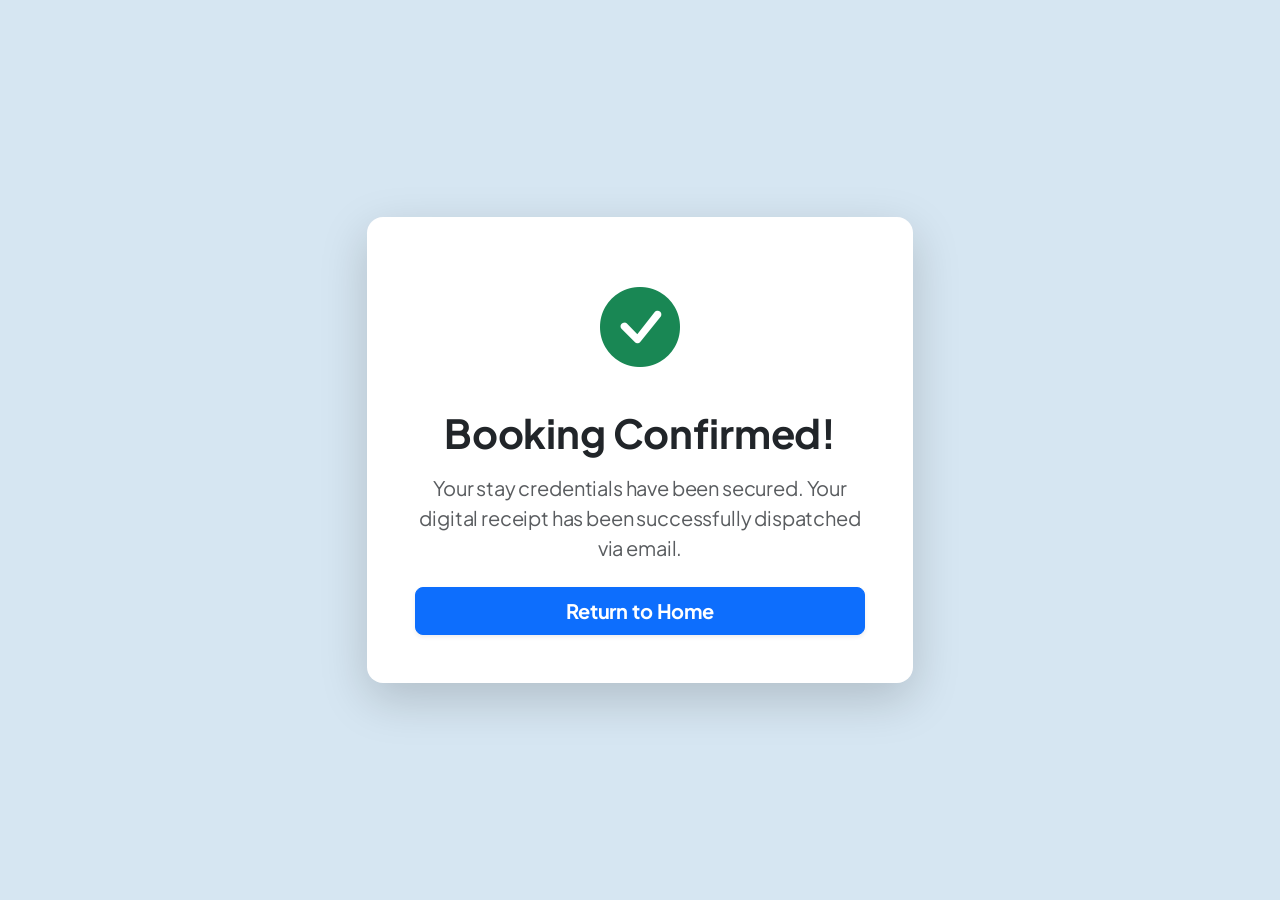
<file: confirmation.html>
<!doctype html>
<html lang="en">
<head>
    <meta charset="utf-8">
    <meta name="viewport" content="width=device-width, initial-scale=1">
    <title>Booking Confirmed - Hotel Hub</title>
    <link href="https://cdn.jsdelivr.net/npm/bootstrap@5.3.3/dist/css/bootstrap.min.css" rel="stylesheet">
    <link href="https://cdn.jsdelivr.net/npm/bootstrap-icons@1.11.3/font/bootstrap-icons.min.css" rel="stylesheet">
    <link rel="stylesheet" href="style.css">
</head>
<body class="custom-bg d-flex align-items-center justify-content-center vh-100">

    <div class="container">
        <div class="row justify-content-center">
            <div class="col-12 col-md-8 col-lg-6 text-center">
                <div class="card p-5 border-0 shadow-lg rounded-4 bg-white">
                    <div class="mb-4">
                        <i class="bi bi-check-circle-fill text-success" style="font-size: 5rem;"></i>
                    </div>
                    <h1 class="fw-bold text-dark mb-3">Booking Confirmed!</h1>
                    <p class="text-muted fs-5 mb-4">Your stay credentials have been secured. Your digital receipt has been successfully dispatched via email.</p>
                    <div class="d-grid gap-2">
                        <a href="index.html" class="btn btn-primary btn-lg fw-bold rounded-3 shadow-sm py-2.5">Return to Home</a>
                    </div>
                </div>
            </div>
        </div>
    </div>

    <script src="https://cdn.jsdelivr.net/npm/bootstrap@5.3.3/dist/js/bootstrap.bundle.min.js"></script>
</body>
</html>
</file>
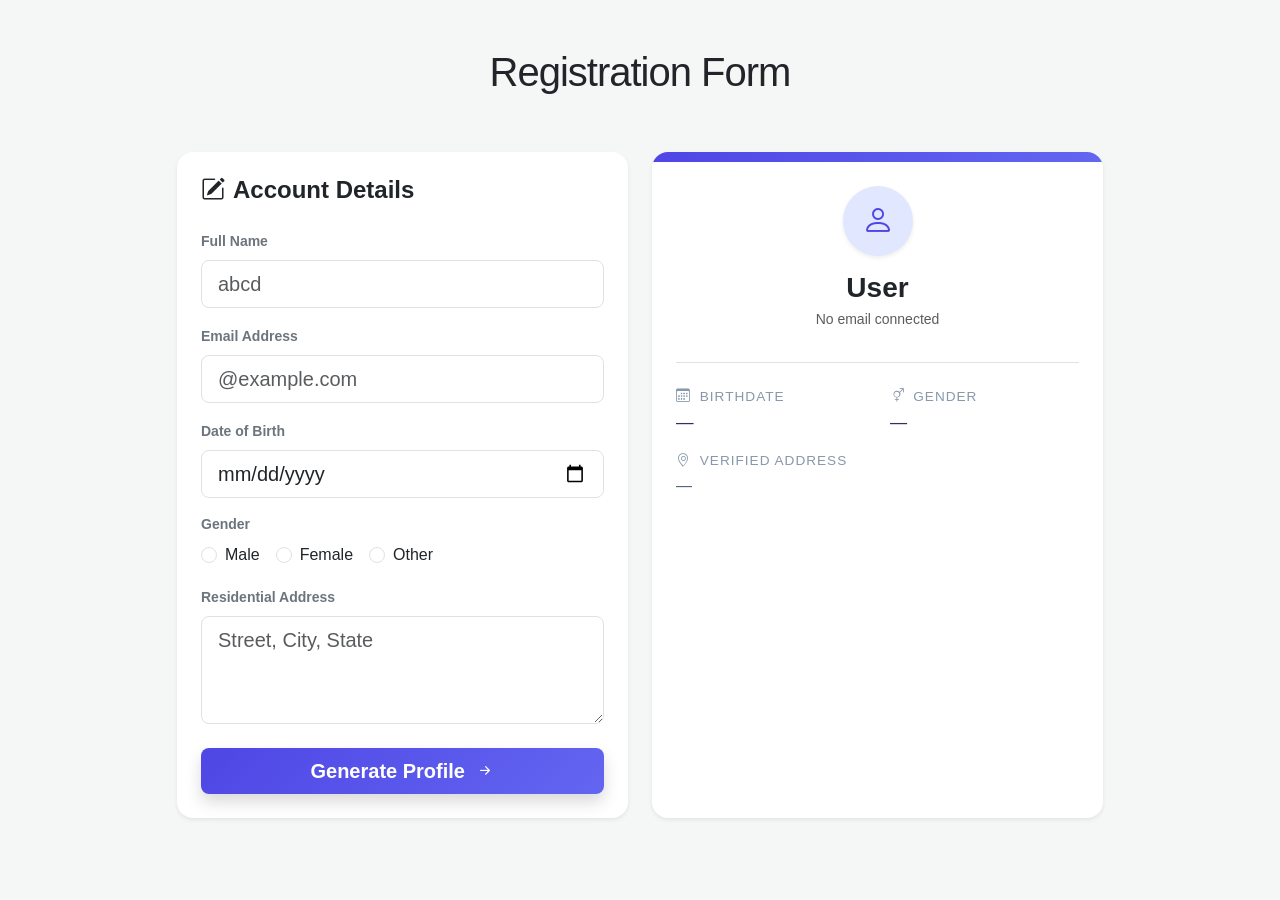
<file: sign.html>
<!DOCTYPE html>
<html lang="en">
<head>
    <meta charset="UTF-8">
    <meta name="viewport" content="width=device-width, initial-scale=1.0">
    <title>User Profile System</title>
    <link rel="stylesheet" href="https://cdn.jsdelivr.net/npm/bootstrap@5.3.3/dist/css/bootstrap.min.css">
    <link rel="stylesheet" href="https://cdn.jsdelivr.net/npm/bootstrap-icons@1.11.3/font/bootstrap-icons.min.css">
    <style>
        body {
            background-color: #f4f7f6;
            font-family: 'Segoe UI', Tahoma, Geneva, Verdana, sans-serif;
        }
        .portal-card {
            border: none;
            border-radius: 16px;
            transition: all 0.3s ease;
        }
        .form-control:focus, .form-check-input:focus {
            border-color: #6366f1;
            box-shadow: 0 0 0 0.25rem rgba(99, 102, 241, 0.25);
        }
        .btn-gradient {
            background: linear-gradient(135deg, #4f46e5 0%, #6366f1 100%);
            color: white;
            border: none;
            transition: opacity 0.2s ease;
        }
        .btn-gradient:hover {
            color: white;
            opacity: 0.9;
        }
        .info-label {
            font-size: 0.85rem;
            text-transform: uppercase;
            letter-spacing: 1px;
            color: #8898aa;
            margin-bottom: 2px;
        }
        .info-value {
            font-size: 1.1rem;
            color: #32325d;
            font-weight: 500;
        }
        .profile-avatar {
            width: 70px;
            height: 70px;
            background-color: #e0e7ff;
            color: #4f46e5;
            display: flex;
            align-items: center;
            justify-content: center;
            border-radius: 50%;
            font-size: 2rem;
            margin-bottom: 15px;
        }
    </style>
</head>
<body>

<div class="container my-5">
    <div class="row mb-5 text-center">
        <div class="col">
            <h1 class="fw-extrabold text-dark" style="letter-spacing: -1px;">Registration Form</h1>
            
        </div>
    </div>

    <div class="row g-4 justify-content-center">
        
        <div class="col-12 col-lg-5">
            <div class="card portal-card shadow-sm p-4 bg-white">
                <h4 class="mb-4 text-dark fw-bold"><i class="bi bi-pencil-square me-2 text-indigo"></i>Account Details</h4>
                
                <div class="mb-3">
                    <label class="form-label small fw-bold text-secondary">Full Name</label>
                    <input type="text" id="uname" class="form-control form-control-lg" placeholder="abcd">
                </div>

                <div class="mb-3">
                    <label class="form-label small fw-bold text-secondary">Email Address</label>
                    <input type="email" id="email" class="form-control form-control-lg" placeholder="@example.com">
                </div>

                <div class="mb-3">
                    <label class="form-label small fw-bold text-secondary">Date of Birth</label>
                    <input type="date" id="dob" class="form-control form-control-lg">
                </div>

                <div class="mb-3">
                    <label class="form-label small fw-bold text-secondary d-block">Gender</label>
                    <div class="d-flex gap-3 mt-2">
                        <div class="form-check">
                            <input type="radio" name="gender" value="Male" id="genderMale" class="form-check-input">
                            <label class="form-check-label" for="genderMale">Male</label>
                        </div>
                        <div class="form-check">
                            <input type="radio" name="gender" value="Female" id="genderFemale" class="form-check-input">
                            <label class="form-check-label" for="genderFemale">Female</label>
                        </div>
                        <div class="form-check">
                            <input type="radio" name="gender" value="Other" id="genderOther" class="form-check-input">
                            <label class="form-check-label" for="genderOther">Other</label>
                        </div>
                    </div>
                </div>

                <div class="mb-4">
                    <label class="form-label small fw-bold text-secondary">Residential Address</label>
                    <textarea id="address" class="form-control form-control-lg" rows="3" placeholder="Street, City, State"></textarea>
                </div>

                <button onclick="updateDisplayProfile()" class="btn btn-gradient btn-lg w-100 fw-bold py-2 shadow">
                    Generate Profile <i class="bi bi-arrow-right-short ms-1"></i>
                </button>
            </div>
        </div>

        <div class="col-12 col-lg-5">
            <div class="card portal-card shadow-sm bg-white overflow-hidden h-100">
                <div style="height: 10px; background: linear-gradient(90deg, #4f46e5 0%, #6366f1 100%);"></div>
                
                <div class="card-body p-4 d-flex flex-column align-items-center text-center">
                    <div class="profile-avatar shadow-sm" id="avatarBox">
                        <i class="bi bi-person"></i>
                    </div>
                    
                    <h3 id="rname" class="fw-bold text-dark mb-1">User</h3>
                    <p id="remail" class="text-muted small mb-4">No email connected</p>
                    
                    <div class="w-100 border-top my-2"></div>

                    <div class="w-100 text-start mt-3">
                        <div class="row mb-3">
                            <div class="col-6">
                                <div class="info-label"><i class="bi bi-calendar3 me-1"></i> Birthdate</div>
                                <div id="rdob" class="info-value text-truncate">—</div>
                            </div>
                            <div class="col-6">
                                <div class="info-label"><i class="bi bi-gender-ambiguous me-1"></i> Gender</div>
                                <div id="rgender" class="info-value text-truncate">—</div>
                            </div>
                        </div>

                        <div class="mb-2">
                            <div class="info-label"><i class="bi bi-geo-alt me-1"></i> Verified Address</div>
                            <div id="raddress" class="info-value text-wrap" style="min-height: 50px; font-size:1rem; color:#525f7f;">
                                —
                            </div>
                        </div>
                    </div>

                </div>
            </div>
        </div>

    </div>
</div>

<script>
function updateDisplayProfile() {
    var name = document.getElementById("uname").value.trim();
    var email = document.getElementById("email").value.trim();
    var dob = document.getElementById("dob").value;
    var address = document.getElementById("address").value.trim();
    var gender = document.querySelector('input[name="gender"]:checked');

    
    document.getElementById("rname").innerText = name ? name : "Guest User";
    document.getElementById("remail").innerText = email ? email : "No email connected";
    document.getElementById("rdob").innerText = dob ? formatDate(dob) : "—";
    document.getElementById("raddress").innerText = address ? address : "—";
    document.getElementById("rgender").innerText = gender ? gender.value : "—";

    var avatar = document.getElementById("avatarBox");
    if (name) {
        avatar.style.backgroundColor = "#d1fae5";
        avatar.style.color = "#059669";
        avatar.innerHTML = `<i class="bi bi-person-check-fill"></i>`;
    } else {
        avatar.style.backgroundColor = "#e0e7ff";
        avatar.style.color = "#4f46e5";
        avatar.innerHTML = `<i class="bi bi-person"></i>`;
    }
}

function formatDate(inputDate) {
    if(!inputDate) return "—";
    const dateObj = new Date(inputDate);
    return dateObj.toLocaleDateString('en-US', { year: 'numeric', month: 'short', day: 'numeric' });
}
</script>

</body>
</html>
</file>
<file: style.css>
@import url('https://fonts.googleapis.com/css2?family=Plus+Jakarta+Sans:wght@300;400;500;600;700;800&display=swap');

body {
    font-family: 'Plus Jakarta Sans', sans-serif;
    letter-spacing: -0.01em;
    color: #2d3748;
}

.custom-bg {
    background-color: #d6e6f2 !important;
}

.hero-banner {
    background: linear-gradient(rgba(0,0,0,0.55), rgba(0,0,0,0.55)), url('https://images.unsplash.com/photo-1571896349842-33c89424de2d?auto=format&fit=crop&w=1200&q=80') center/cover;
    min-height: 320px;
}

.rounded-4 {
    border-radius: 1rem !important;
}

.custom-brand {
    color: #086fb8 !important;
}

.custom-brand:hover {
    color: #086fb8  !important;
}
.nav-action-btn {
    background: #ffffff;
    border: 1px solid #e2e8f0;
    padding: 8px 18px;
    border-radius: 50px;
    font-size: 0.875rem;
    font-weight: 600;
    color: #4a5568;
    transition: all 0.25s cubic-bezier(0.4, 0, 0.2, 1);
    box-shadow: 0 1px 2px rgba(0,0,0,0.02);
}

.nav-action-btn:hover {
    color: #ffffff !important;
    background-color: #086fb8 !important;
    border: 1px solid #086fb8!important;
    transition: all 0.2s ease;
}
.custom-search-btn {
    color: #086fb8 !important;
    background-color: #ffffff !important;
    border: 1px solid #086fb8!important;
    transition: all 0.2s ease;
}
.custom-hero-btn {
    color: #086fb8 !important;
    background-color: #ffffff !important;
    border: 1px solid #086fb8!important;
    transition: all 0.2s ease;
}

.custom-hero-btn:hover {
    color: #ffffff !important;
    background-color: #4f82d9 !important;
}

.custom-search-btn:hover {
    background-color: #4f82d9!important;
    color: #ffffff  !important;
}
.custom-discount-banner {
    background-color: #6983c0 !important; 
}

.card-hover {
    transition: transform 0.3s cubic-bezier(0.4, 0, 0.2, 1), box-shadow 0.3s ease;
}

.card-hover:hover {
    transform: translateY(-6px);
    box-shadow: 0 16px 32px rgba(0, 0, 0, 0.08) !important;
}

.img-zoom {
    transition: transform 0.6s cubic-bezier(0.4, 0, 0.2, 1);
    height: 180px;
    object-fit: cover;
}

.card-hover:hover .img-zoom {
    transform: scale(1.06);
}

.backdrop-blur {
    background: rgba(15, 23, 42, 0.65) !important;
    backdrop-filter: blur(12px);
    -webkit-backdrop-filter: blur(12px);
    border: 1px solid rgba(255, 255, 255, 0.1);
}

.max-w-md {
    max-width: 450px;
}

.start-5 {
    left: 5% !important;
}

.table-hover tbody tr {
    transition: background-color 0.2s ease;
}

.table-hover tbody tr:hover {
    background-color: #f8fafc;
    cursor: pointer;
}

.form-control:focus {
    border-color: #86b7fe;
    box-shadow: 0 0 0 0.25rem rgba(13, 110, 253, 0.15);
}

.facilities-section {
    background-color: #6983c0;
    padding: 60px 20px;
    font-family: 'times', Tahoma, Geneva, Verdana, sans-serif;
    width: 100%;
}

.facilities-container {
    max-width: 1200px;
    margin: 0 auto;
}

.facilities-header {
    text-align: center;
    margin-bottom: 50px;
}

.facilities-header h2 {
    color: #eae6e1;
    font-size: 2.25rem;
    font-weight: 300;
    line-height: 1.4;
    letter-spacing: 0.5px;
}

.facilities-grid {
    display: grid;
    grid-template-columns: repeat(4, 1fr);
    gap: 24px;
}

.facility-card {
    background-color: #f7f5f2;
    border-radius: 12px;
    padding: 30px 20px;
    text-align: center;
    box-shadow: 0 4px 15px rgba(0, 0, 0, 0.15);
    transition: transform 0.3s ease, box-shadow 0.3s ease;
}

.facility-card:hover {
    transform: translateY(-5px);
    box-shadow: 0 8px 25px rgba(0, 0, 0, 0.25);
}

.facility-icon svg {
    width: 42px;
    height: 42px;
    color: #443e39;
    margin-bottom: 15px;
}

.facility-card h3 {
    color: #22201e;
    font-size: 1.15rem;
    font-weight: 600;
    margin-bottom: 12px;
}

.facility-card p {
    color: #55514d;
    font-size: 0.88rem;
    line-height: 1.5;
    margin: 0;
}

@media (max-width: 1024px) {
    .facilities-grid {
        grid-template-columns: repeat(2, 1fr);
    }
}

@media (max-width: 600px) {
    .facilities-grid {
        grid-template-columns: 1fr;
    }
    .facilities-header h2 {
        font-size: 1.75rem;
    }
}
</file>
